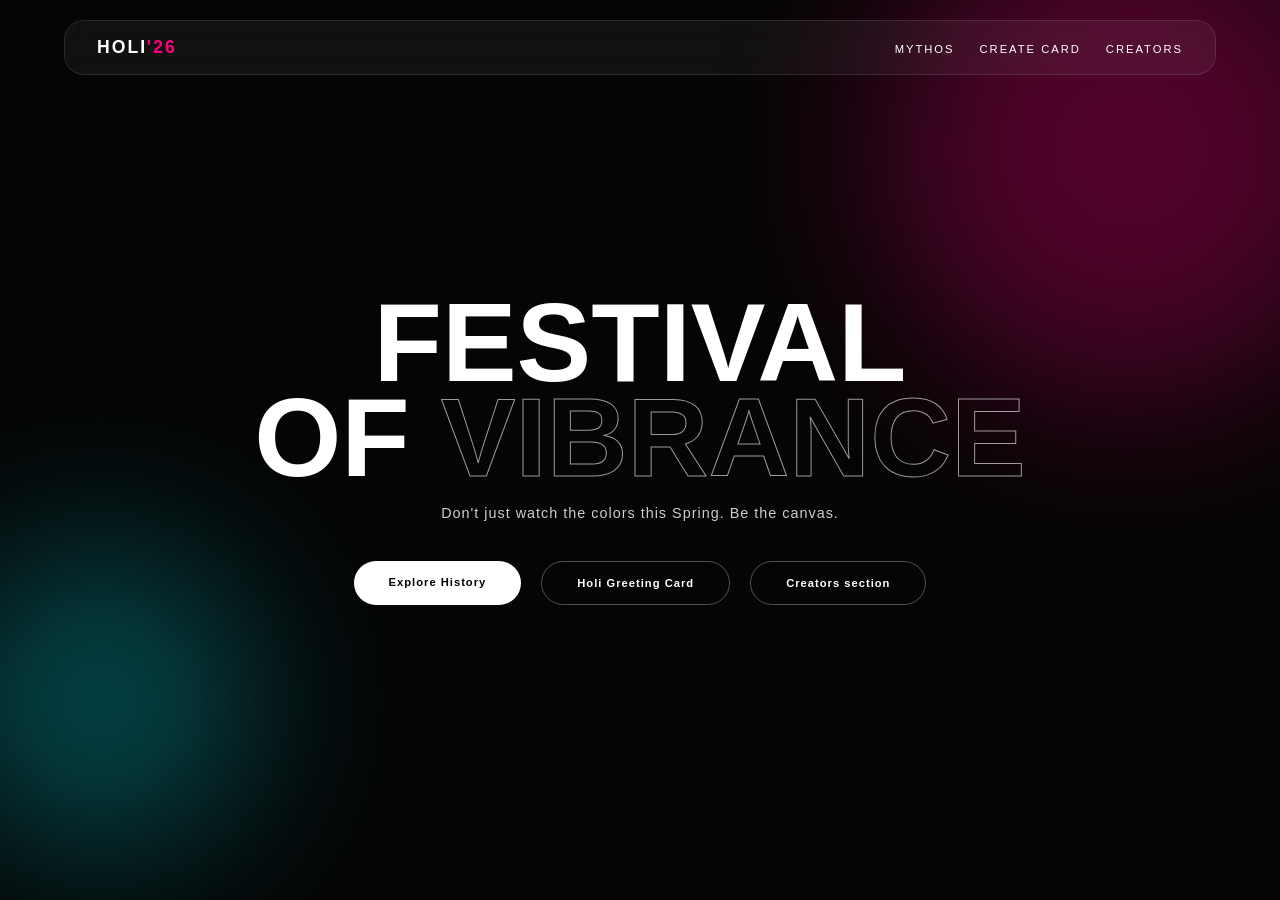
<file: index.html>
<!DOCTYPE html>
<html lang="en">
<head>
    <meta charset="UTF-8">
    <meta name="viewport" content="width=device-width, initial-scale=1.0">
    <title>HOLI '26 — Fluid Festival</title>
    <link rel="stylesheet" href="style.css">
</head>
<body>
    <canvas id="canvas"></canvas>
    
    <div class="blob" style="width:500px; height:500px; background:var(--primary); top:-100px; right:-100px;"></div>
    <div class="blob" style="width:300px; height:300px; background:var(--secondary); bottom:50px; left:-50px; animation-delay:2s;"></div>

    <nav class="glass-nav">
        <a href="index.html" class="logo">HOLI<span>'26</span></a>
        <div class="menu-toggle"><span></span><span></span></div>
        <ul class="nav-links">
            <li><a href="history.html">Mythos</a></li>
            <li><a href="card.html">Create Card</a></li>
            <li><a href="creators.html">Creators</a></li>
        </ul>
    </nav>

    <main>
        <style>
            .hero { height: 100vh; display: flex; align-items: center; justify-content: center; padding: 0 10%; text-align: center; }
            .hero-content h1 { font-size: clamp(2.5rem, 10vw, 7rem); line-height: 0.85; margin-bottom: 20px; text-transform: uppercase;}
            .hero-content p { font-family: var(--font-body); font-weight: 300; opacity: 0.8; max-width: 500px; margin: 0 auto 40px auto; font-size: 0.9rem; letter-spacing: 1px; }
            .btn-group { display: flex; gap: 20px; justify-content: center; }
            @media (max-width: 768px) { .btn-group { flex-direction: column; align-items: center; } .hero-content h1 { font-size: 3rem; } }
        </style>
        <section class="hero">
            <div class="hero-content">
                <h1>Festival <br>of <span class="outline">Vibrance</span></h1>
                <p>Don't just watch the colors this Spring. Be the canvas.</p>
                <div class="btn-group">
                    <a href="history.html" class="primary-btn btn">Explore History</a>
                    <a href="card.html" class="secondary-btn btn">Holi Greeting Card</a>
                    <a href="creators.html" class="secondary-btn btn">Creators section</a>
                </div>
            </div>
        </section>
    </main>

    <script src="script.js"></script>
</body>
</html>
</file>
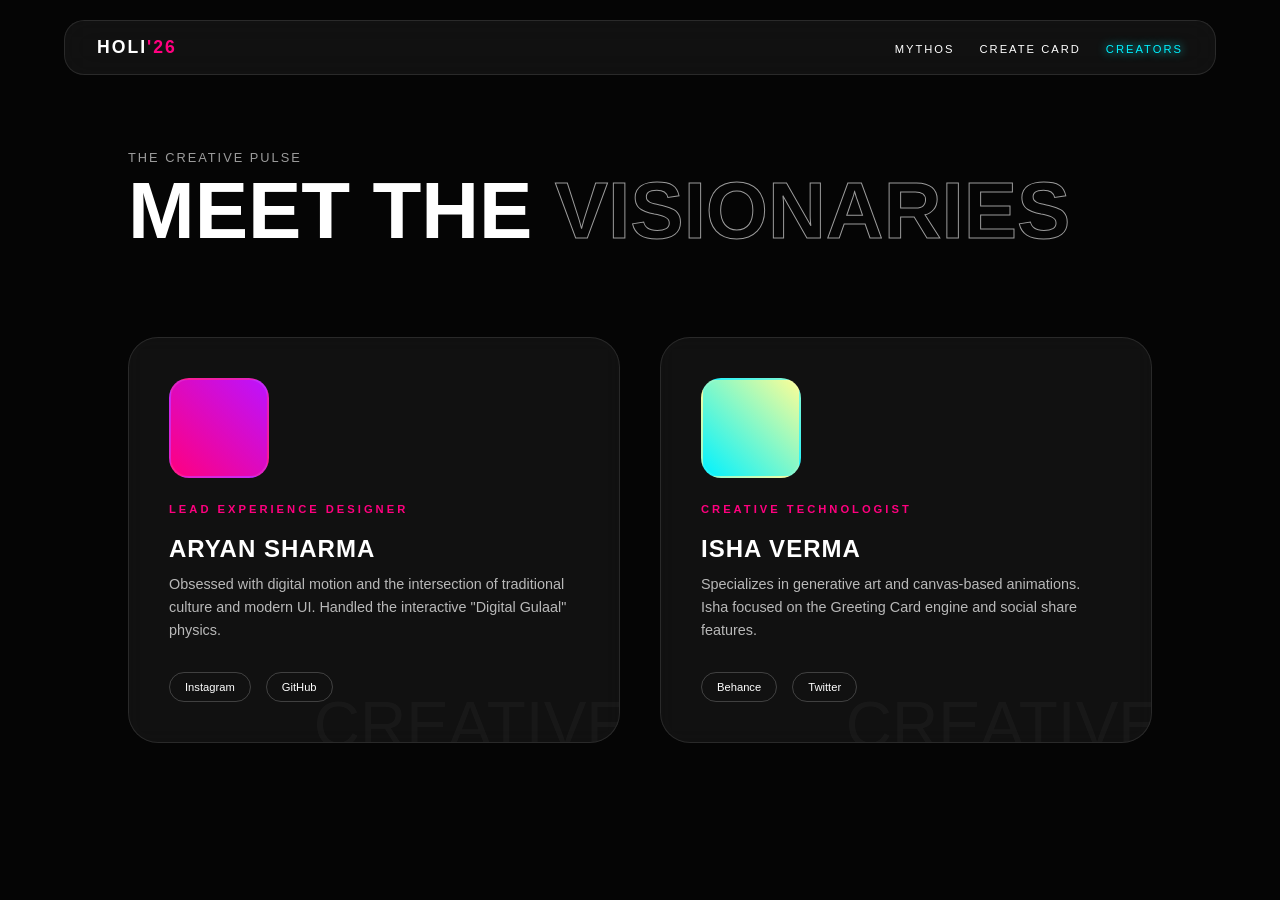
<file: creator.html>
<!DOCTYPE html>
<html lang="en">
<head>
    <meta charset="UTF-8">
    <meta name="viewport" content="width=device-width, initial-scale=1.0">
    <title>CREATORS — The Minds Behind the Color</title>
    <link rel="stylesheet" href="style.css">
    <style>
        .creators-container {
            padding: 150px 10% 100px;
            max-width: 1400px;
            margin: 0 auto;
        }

        .creators-header { margin-bottom: 80px; }
        .creators-header h1 { font-size: clamp(2.5rem, 8vw, 5rem); text-transform: uppercase; }
        .creators-header p { opacity: 0.6; letter-spacing: 2px; text-transform: uppercase; font-size: 0.8rem; }

        /* Staggered Grid Layout */
        .creator-grid {
            display: grid;
            grid-template-columns: repeat(auto-fit, minmax(300px, 1fr));
            gap: 40px;
        }

        .creator-card {
            background: var(--glass);
            border: 1px solid rgba(255, 255, 255, 0.1);
            border-radius: 30px;
            padding: 40px;
            backdrop-filter: blur(10px);
            transition: all 0.5s cubic-bezier(0.23, 1, 0.32, 1);
            position: relative;
            overflow: hidden;
        }

        /* Hover effect: Card lifts and glows */
        .creator-card:hover {
            transform: translateY(-15px);
            border-color: var(--secondary);
            box-shadow: 0 20px 40px rgba(0, 242, 255, 0.1);
        }

        .creator-img {
            width: 100px;
            height: 100px;
            background: #222;
            border-radius: 20px;
            margin-bottom: 25px;
            overflow: hidden;
            border: 2px solid rgba(255,255,255,0.1);
        }

        /* This creates a colorful placeholder if you don't have photos yet */
        .creator-img.p1 { background: linear-gradient(45deg, var(--primary), var(--purple)); }
        .creator-img.p2 { background: linear-gradient(45deg, var(--secondary), var(--yellow)); }

        .creator-card h2 {
            font-size: 1.5rem;
            margin-bottom: 10px;
            letter-spacing: 1px;
        }

        .creator-role {
            font-size: 0.7rem;
            text-transform: uppercase;
            color: var(--primary);
            letter-spacing: 3px;
            font-weight: 700;
            margin-bottom: 20px;
            display: block;
        }

        .creator-bio {
            font-size: 0.9rem;
            line-height: 1.6;
            opacity: 0.7;
            margin-bottom: 30px;
        }

        .social-links { display: flex; gap: 15px; }
        .social-links a {
            font-size: 0.7rem;
            text-decoration: none;
            color: white;
            padding: 8px 15px;
            border: 1px solid rgba(255,255,255,0.2);
            border-radius: 50px;
            transition: 0.3s;
        }

        .social-links a:hover {
            background: white;
            color: black;
        }

        /* Aesthetic "Chaos" Decoration */
        .creator-card::after {
            content: 'CREATIVE';
            position: absolute;
            bottom: -20px;
            right: -10px;
            font-family: var(--font-main);
            font-size: 4rem;
            opacity: 0.03;
            pointer-events: none;
        }

        @media (max-width: 768px) {
            .creators-container { padding-top: 120px; }
        }
    </style>
</head>
<body>
    <canvas id="canvas"></canvas>

    <nav class="glass-nav">
        <a href="index.html" class="logo">HOLI<span>'26</span></a>
        <ul class="nav-links">
            <li><a href="history.html">Mythos</a></li>
            <li><a href="card.html">Create Card</a></li>
            <li><a href="creators.html" class="active">Creators</a></li>
        </ul>
    </nav>

    <main class="creators-container">
        <header class="creators-header">
            <p>The Creative Pulse</p>
            <h1>Meet the <span class="outline">Visionaries</span></h1>
        </header>

        <section class="creator-grid">
            <div class="creator-card">
                <div class="creator-img p1">
                    </div>
                <span class="creator-role">Lead Experience Designer</span>
                <h2>ARYAN SHARMA</h2>
                <p class="creator-bio">Obsessed with digital motion and the intersection of traditional culture and modern UI. Handled the interactive "Digital Gulaal" physics.</p>
                <div class="social-links">
                    <a href="#">Instagram</a>
                    <a href="#">GitHub</a>
                </div>
            </div>

            <div class="creator-card">
                <div class="creator-img p2"></div>
                <span class="creator-role">Creative Technologist</span>
                <h2>ISHA VERMA</h2>
                <p class="creator-bio">Specializes in generative art and canvas-based animations. Isha focused on the Greeting Card engine and social share features.</p>
                <div class="social-links">
                    <a href="#">Behance</a>
                    <a href="#">Twitter</a>
                </div>
            </div>
        </section>
    </main>

    <script src="script.js"></script>
</body>
</html>
</file>
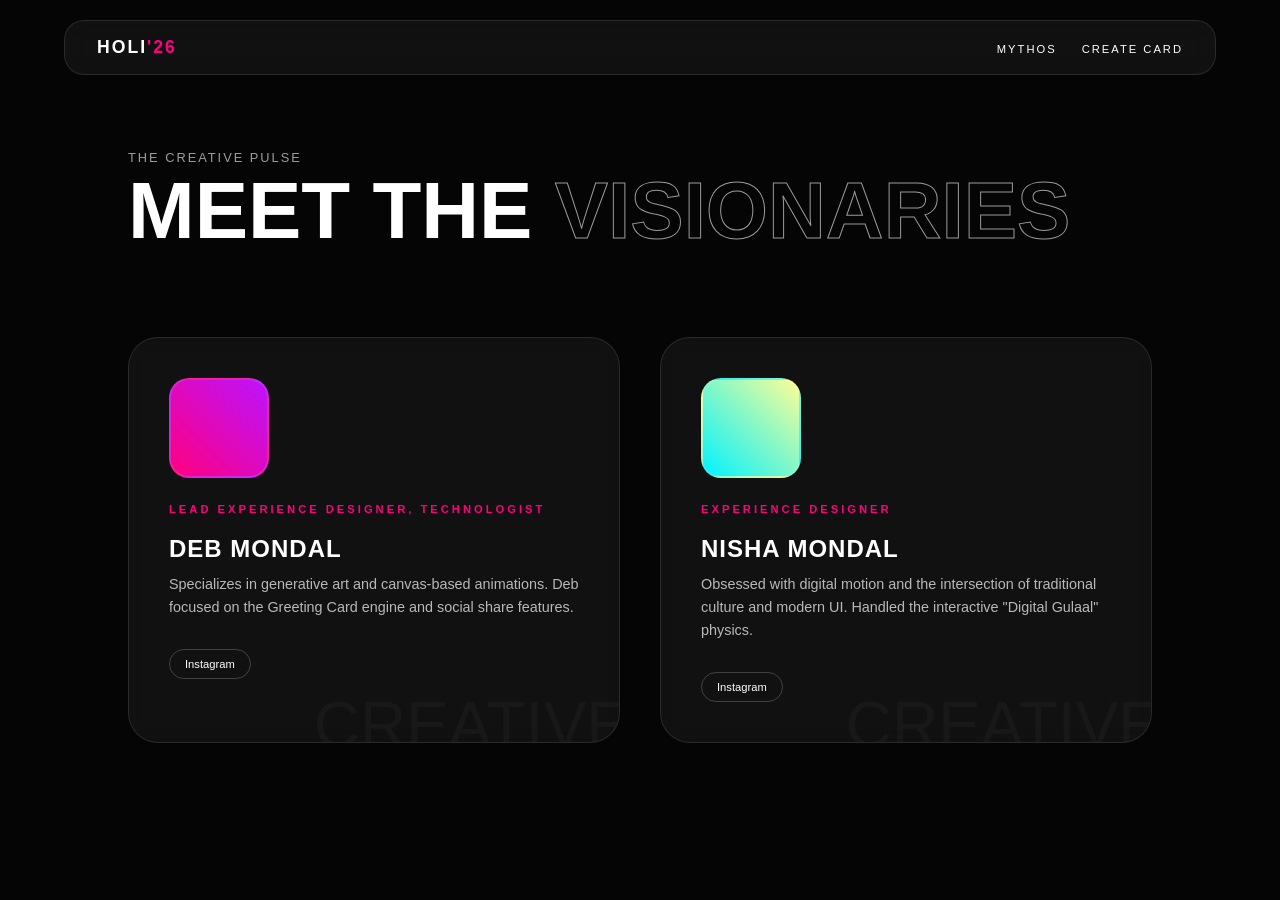
<file: creators.html>
<!DOCTYPE html>
<html lang="en">
<head>
    <meta charset="UTF-8">
    <meta name="viewport" content="width=device-width, initial-scale=1.0">
    <title>CREATORS — The Minds Behind the Color</title>
    <link rel="stylesheet" href="style.css">
    <style>
        .creators-container {
            padding: 150px 10% 100px;
            max-width: 1400px;
            margin: 0 auto;
        }

        .creators-header { margin-bottom: 80px; }
        .creators-header h1 { font-size: clamp(2.5rem, 8vw, 5rem); text-transform: uppercase; }
        .creators-header p { opacity: 0.6; letter-spacing: 2px; text-transform: uppercase; font-size: 0.8rem; }

        /* Staggered Grid Layout */
        .creator-grid {
            display: grid;
            grid-template-columns: repeat(auto-fit, minmax(300px, 1fr));
            gap: 40px;
        }

        .creator-card {
            background: var(--glass);
            border: 1px solid rgba(255, 255, 255, 0.1);
            border-radius: 30px;
            padding: 40px;
            backdrop-filter: blur(10px);
            transition: all 0.5s cubic-bezier(0.23, 1, 0.32, 1);
            position: relative;
            overflow: hidden;
        }

        /* Hover effect: Card lifts and glows */
        .creator-card:hover {
            transform: translateY(-15px);
            border-color: var(--secondary);
            box-shadow: 0 20px 40px rgba(0, 242, 255, 0.1);
        }

        .creator-img {
            width: 100px;
            height: 100px;
            background: #222;
            border-radius: 20px;
            margin-bottom: 25px;
            overflow: hidden;
            border: 2px solid rgba(255,255,255,0.1);
        }

        /* This creates a colorful placeholder if you don't have photos yet */
        .creator-img.p1 { background: linear-gradient(45deg, var(--primary), var(--purple)); }
        .creator-img.p2 { background: linear-gradient(45deg, var(--secondary), var(--yellow)); }

        .creator-card h2 {
            font-size: 1.5rem;
            margin-bottom: 10px;
            letter-spacing: 1px;
        }

        .creator-role {
            font-size: 0.7rem;
            text-transform: uppercase;
            color: var(--primary);
            letter-spacing: 3px;
            font-weight: 700;
            margin-bottom: 20px;
            display: block;
        }

        .creator-bio {
            font-size: 0.9rem;
            line-height: 1.6;
            opacity: 0.7;
            margin-bottom: 30px;
        }

        .social-links { display: flex; gap: 15px; }
        .social-links a {
            font-size: 0.7rem;
            text-decoration: none;
            color: white;
            padding: 8px 15px;
            border: 1px solid rgba(255,255,255,0.2);
            border-radius: 50px;
            transition: 0.3s;
        }

        .social-links a:hover {
            background: white;
            color: black;
        }

        /* Aesthetic "Chaos" Decoration */
        .creator-card::after {
            content: 'CREATIVE';
            position: absolute;
            bottom: -20px;
            right: -10px;
            font-family: var(--font-main);
            font-size: 4rem;
            opacity: 0.03;
            pointer-events: none;
        }

        @media (max-width: 768px) {
            .creators-container { padding-top: 120px; }
        }
    </style>
</head>
<body>
    <canvas id="canvas"></canvas>

    <nav class="glass-nav">
        <a href="index.html" class="logo">HOLI<span>'26</span></a>
        <ul class="nav-links">
            <li><a href="history.html">Mythos</a></li>
            <li><a href="card.html">Create Card</a></li> 
        </ul>
    </nav>

    <main class="creators-container">
        <header class="creators-header">
            <p>The Creative Pulse</p>
            <h1>Meet the <span class="outline">Visionaries</span></h1>
        </header>

        <section class="creator-grid">
            <div class="creator-card">
                <div class="creator-img p1">
                    </div>
                <span class="creator-role">Lead Experience Designer, Technologist</span>
                <h2>DEB MONDAL</h2>
                <p class="creator-bio">Specializes in generative art and canvas-based animations. Deb focused on the Greeting Card engine and social share features.</p>
                <div class="social-links">
                    <a href="https://www.instagram.com/dexvv.xx/">Instagram</a>
                    
                </div>
            </div>

            <div class="creator-card">
                <div class="creator-img p2"></div>
                <span class="creator-role">Experience Designer</span>
                <h2>NISHA MONDAL</h2>
                <p class="creator-bio">Obsessed with digital motion and the intersection of traditional culture and modern UI. Handled the interactive "Digital Gulaal" physics.</p>
                <div class="social-links">
                    <a href="https://www.instagram.com/ww.4cmces/">Instagram</a>
                    
                </div>
            </div>
        </section>
    </main>

    <script src="script.js"></script>
</body>
</html>
</file>
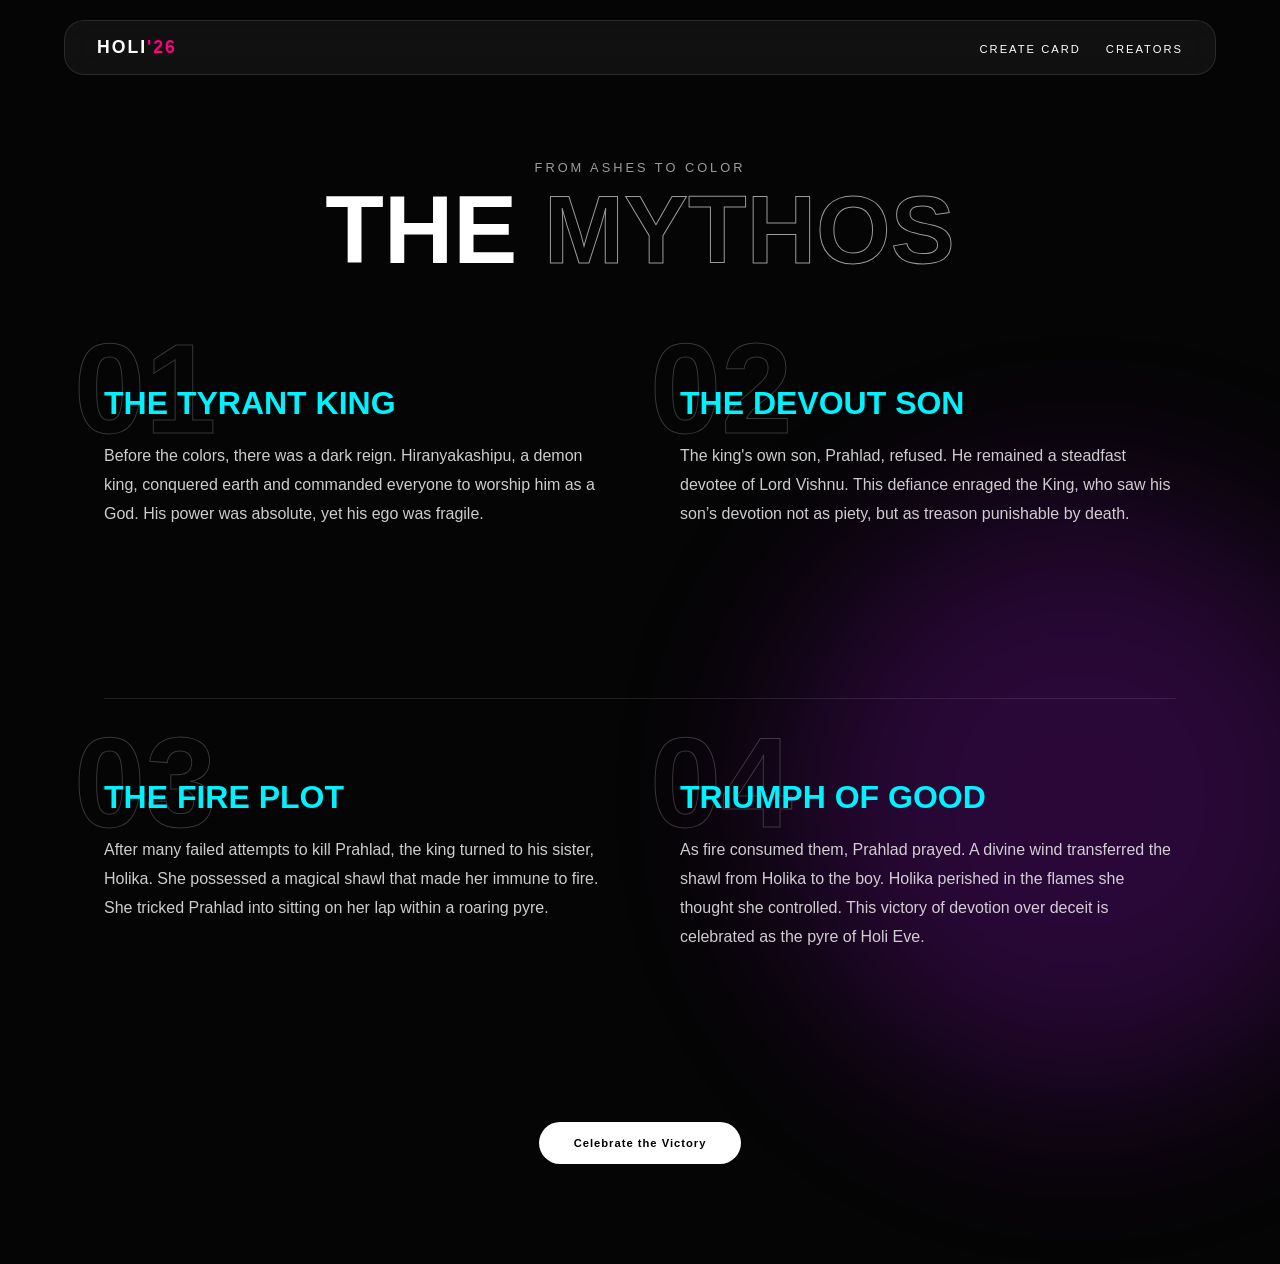
<file: history.html>
<!DOCTYPE html>
<html lang="en">
<head>
    <meta charset="UTF-8">
    <meta name="viewport" content="width=device-width, initial-scale=1.0">
    <title>MYTHOS — The Story of Holi</title>
    <link rel="stylesheet" href="style.css">
    <style>
        .history-page { padding-top: 150px; padding-bottom: 100px; max-width: 1200px; margin: 0 auto; padding-left: 5%; padding-right: 5%; }
        .page-header { margin-bottom: 100px; text-align: center; }
        .page-header h1 { font-size: clamp(3rem, 8vw, 6rem); text-transform: uppercase;}
        .page-header p { opacity: 0.6; text-transform: uppercase; letter-spacing: 3px; font-size: 0.8rem; margin-top: 10px; }
        
        /* Editorial layout */
        .story-grid { display: grid; grid-template-columns: 1fr 1fr; gap: 80px; align-items: start; margin-bottom: 150px;}
        .story-section { position: relative; }
        .section-num { font-family: var(--font-main); font-size: 8rem; font-weight: 700; color: transparent; -webkit-text-stroke: 1px rgba(255,255,255,0.2); position: absolute; top: -70px; left: -30px; z-index: -1;}
        .story-section h2 { font-size: 2rem; text-transform: uppercase; margin-bottom: 20px; color: var(--secondary); }
        .story-section p { font-size: 1rem; line-height: 1.8; opacity: 0.8; font-weight: 300; margin-bottom: 20px;}
        
        .divider { width: 100%; height: 1px; background: rgba(255,255,255,0.1); margin-bottom: 80px; }

        @media (max-width: 768px) {
            .story-grid { grid-template-columns: 1fr; gap: 60px; }
            .section-num { font-size: 5rem; top: -40px; }
        }
    </style>
</head>
<body>
    <canvas id="canvas"></canvas>
    
    <div class="blob" style="width:600px; height:600px; background:var(--purple); bottom:-200px; right:-100px; opacity: 0.2;"></div>

    <nav class="glass-nav">
        <a href="index.html" class="logo">HOLI<span>'26</span></a>
        <ul class="nav-links">
            <li><a href="card.html">Create Card</a></li>
            <li><a href="creators.html">Creators</a></li>
        </ul>
    </nav>

    <main class="history-page">
        <header class="page-header">
            <p>From Ashes to Color</p>
            <h1>The <span class="outline">Mythos</span></h1>
        </header>

        <section class="story-grid">
            <div class="story-section">
                <div class="section-num">01</div>
                <h2>The Tyrant King</h2>
                <p>Before the colors, there was a dark reign. Hiranyakashipu, a demon king, conquered earth and commanded everyone to worship him as a God. His power was absolute, yet his ego was fragile.</p>
            </div>
            <div class="story-section">
                <div class="section-num">02</div>
                <h2>The Devout Son</h2>
                <p>The king's own son, Prahlad, refused. He remained a steadfast devotee of Lord Vishnu. This defiance enraged the King, who saw his son’s devotion not as piety, but as treason punishable by death.</p>
            </div>
        </section>
        
        <div class="divider"></div>

        <section class="story-grid">
            <div class="story-section">
                <div class="section-num">03</div>
                <h2>The Fire Plot</h2>
                <p>After many failed attempts to kill Prahlad, the king turned to his sister, Holika. She possessed a magical shawl that made her immune to fire. She tricked Prahlad into sitting on her lap within a roaring pyre.</p>
            </div>
            <div class="story-section">
                <div class="section-num">04</div>
                <h2>Triumph of Good</h2>
                <p>As fire consumed them, Prahlad prayed. A divine wind transferred the shawl from Holika to the boy. Holika perished in the flames she thought she controlled. This victory of devotion over deceit is celebrated as the pyre of Holi Eve.</p>
            </div>
        </section>

        <div style="text-align: center; margin-top: 100px;">
            <a href="card.html" class="primary-btn btn">Celebrate the Victory</a>
        </div>
    </main>

    <script src="script.js"></script>
</body>
</html>
</file>
<file: style.css>
/* style.css - Updates and Additions */

:root {
    --primary: #ff007f; /* Hot Pink */
    --secondary: #00f2ff; /* Cyan */
    --yellow: #fdfd96;
    --purple: #bc13fe;
    --bg: #050505;
    --text: #ffffff;
    --glass: rgba(255, 255, 255, 0.05);
    --font-main: 'Syncopate', sans-serif; /* Wide, modern font for headings */
    --font-body: 'Inter', sans-serif; /* Clean font for text */
}

/* Include Inter font */
@import url('https://fonts.googleapis.com/css2?family=Inter:wght@300;400;700&family=Syncopate:wght@400;700&display=swap');

* { margin: 0; padding: 0; box-sizing: border-box; }

body {
    background-color: var(--bg);
    color: var(--text);
    font-family: var(--font-body);
    overflow-x: hidden;
    -webkit-font-smoothing: antialiased;
}

h1, h2, h3, .logo { font-family: var(--font-main); }

canvas#canvas { position: fixed; top: 0; left: 0; z-index: 1; pointer-events: none; }

/* Shared Glass Navbar */
.glass-nav {
    position: fixed; top: 20px; left: 50%; transform: translateX(-50%);
    width: 90%; max-width: 1200px; padding: 1rem 2rem;
    background: var(--glass); backdrop-filter: blur(15px);
    border: 1px solid rgba(255, 255, 255, 0.1); border-radius: 20px;
    display: flex; justify-content: space-between; align-items: center; z-index: 1000;
}
.logo { font-weight: 700; letter-spacing: 2px; font-size: 1.1rem; text-decoration: none; color: white;}
.logo span { color: var(--primary); }
.nav-links { display: flex; list-style: none; gap: 25px; }
.nav-links a { color: white; text-decoration: none; font-size: 0.7rem; letter-spacing: 2px; text-transform: uppercase; transition: 0.3s;}
.nav-links a:hover, .nav-links a.active { color: var(--secondary); text-shadow: 0 0 10px var(--secondary); }

/* Shared Buttons */
button, .btn {
    padding: 15px 35px; border-radius: 50px; border: none;
    font-family: var(--font-main); font-size: 0.7rem; letter-spacing: 1px;
    font-weight: bold; cursor: pointer; text-decoration: none; display: inline-block;
    transition: 0.4s cubic-bezier(0.175, 0.885, 0.32, 1.275);
}
.primary-btn { background: white; color: black; }
.primary-btn:hover { transform: scale(1.05) translateY(-3px); background: var(--primary); color: white; box-shadow: 0 10px 20px rgba(255,0,127,0.3); }
.secondary-btn { background: transparent; color: white; border: 1px solid rgba(255,255,255,0.3); }
.secondary-btn:hover { background: rgba(255,255,255,0.1); border-color: white; }

/* Blob Backgrounds */
.blob { position: fixed; filter: blur(90px); border-radius: 50%; z-index: -1; opacity: 0.3; animation: float 15s infinite alternate; pointer-events: none;}
@keyframes float { from { transform: translate(0, 0) rotate(0deg); } to { transform: translate(100px, 150px) rotate(360deg); } }

/* Utility Classes */
.outline { color: transparent; -webkit-text-stroke: 1px white; opacity: 0.6; }

/* Mobile Menu Hide by default */
.menu-toggle { display: none; cursor: pointer; flex-direction: column; gap: 5px; }
.menu-toggle span { width: 25px; height: 2px; background: white; }

@media (max-width: 768px) {
    .nav-links { display: none; } /* Real hamburger menu logic needs JS */
    .menu-toggle { display: flex; }
    .glass-nav { padding: 1rem; width: 95%; }
}
</file>
